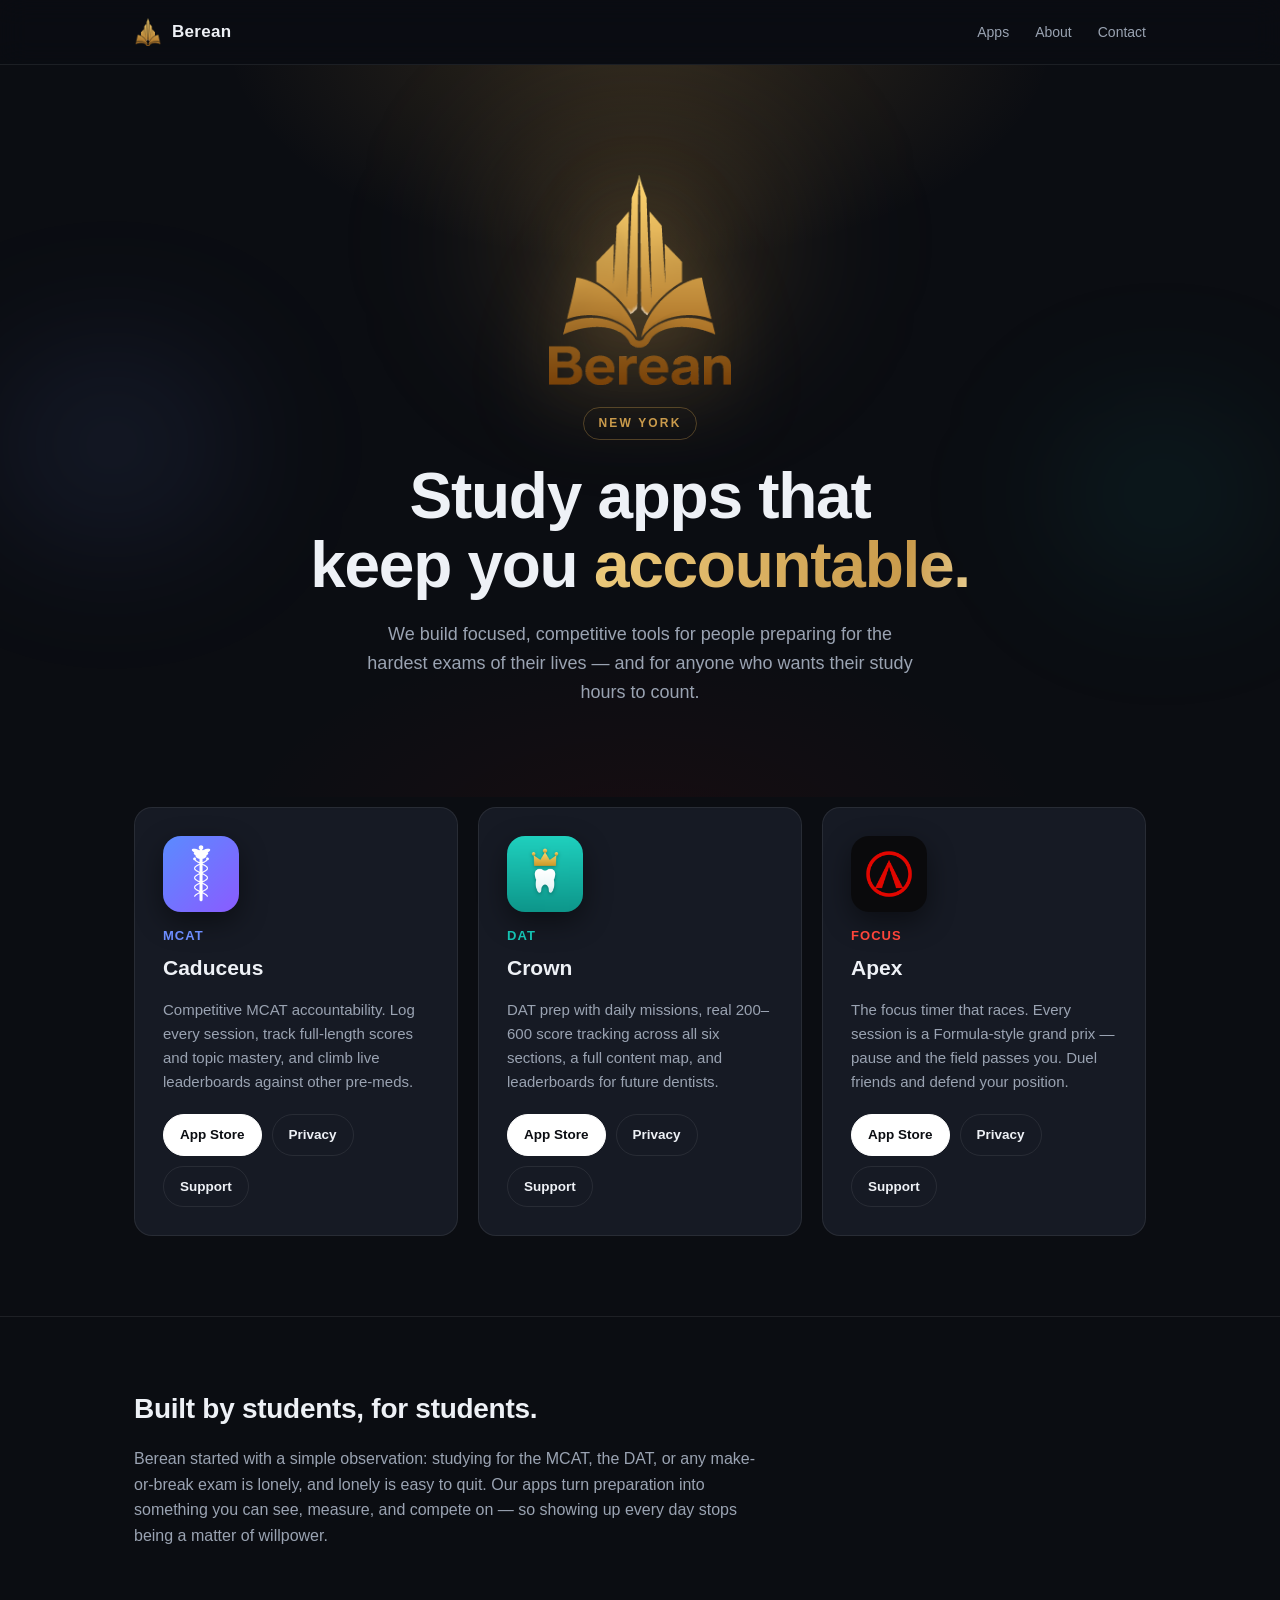
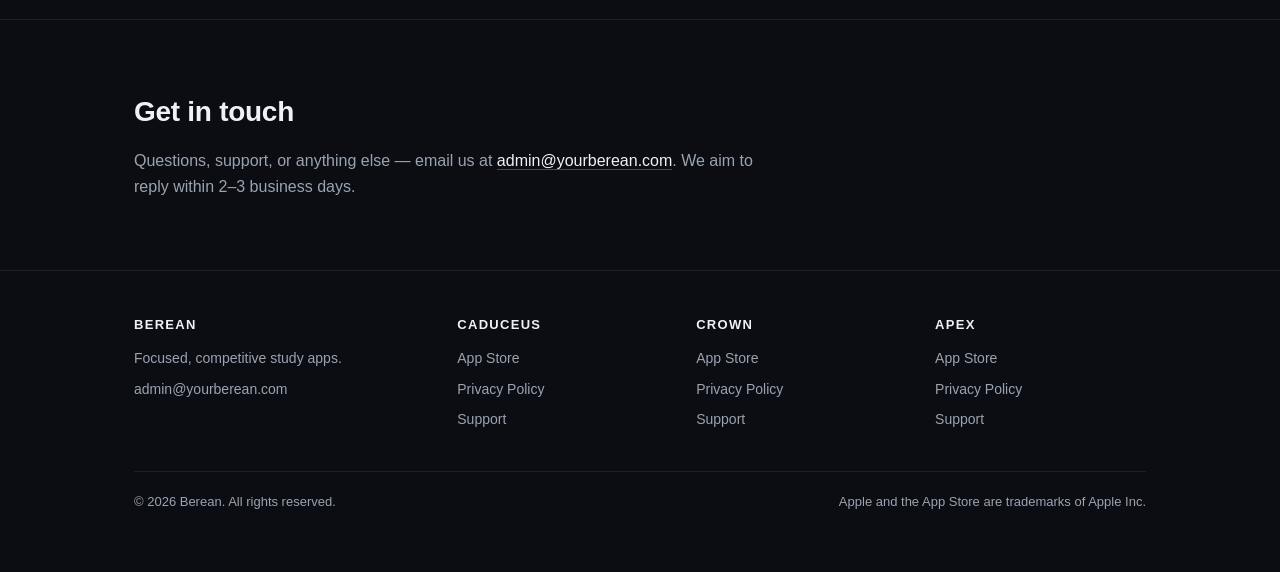
<file: index.html>
<!doctype html>
<html lang="en">
<head>
<meta charset="utf-8">
<meta name="viewport" content="width=device-width, initial-scale=1">
<title>Berean — Study apps that keep you accountable</title>
<meta name="description" content="Berean builds focused, competitive study apps for high-stakes exams: Caduceus (MCAT), Crown (DAT), and Apex, the focus timer that races.">
<link rel="icon" href="assets/favicon.png" type="image/png">
<link rel="canonical" href="https://yourberean.com/">
<meta property="og:title" content="Berean — Study apps that keep you accountable">
<meta property="og:description" content="Caduceus (MCAT), Crown (DAT), and Apex — focused, competitive study apps by Berean.">
<meta property="og:url" content="https://yourberean.com/">
<meta property="og:type" content="website">
<link rel="stylesheet" href="site.css">
</head>
<body>

<nav class="nav">
  <div class="wrap">
    <a class="brand" href="/">
      <img src="assets/logo-mark.png" alt="" width="28" height="28">
      Berean
    </a>
    <div class="nav-links">
      <a href="#apps">Apps</a>
      <a href="#about">About</a>
      <a href="#contact">Contact</a>
    </div>
  </div>
</nav>

<header class="hero">
  <div class="glow"></div>
  <div class="aurora"><i class="au-gold"></i><i class="au-blue"></i><i class="au-teal"></i></div>
  <div class="wrap">
    <img class="hero-logo" src="assets/berean-logo.png" alt="Berean logo" width="182" height="210">
    <span class="kicker">New York</span>
    <h1 class="hero-title">Study apps that<br> keep you <span class="grad-gold">accountable.</span></h1>
    <p class="hero-sub">We build focused, competitive tools for people preparing for the hardest exams of their lives — and for anyone who wants their study hours to count.</p>
  </div>
</header>

<main>
  <section class="apps" id="apps">
    <div class="wrap">
      <div class="apps-grid">

        <article class="app-card c-caduceus reveal">
          <img class="app-icon" src="assets/caduceus.png" alt="Caduceus app icon" width="76" height="76">
          <div>
            <div class="app-tag">MCAT</div>
            <h2 class="app-name">Caduceus</h2>
          </div>
          <p class="app-desc">Competitive MCAT accountability. Log every session, track full-length scores and topic mastery, and climb live leaderboards against other pre-meds.</p>
          <div class="app-links">
            <a class="btn primary" href="https://apps.apple.com/app/id6780739539">App&nbsp;Store</a>
            <a class="btn" href="caduceus/privacy.html">Privacy</a>
            <a class="btn" href="caduceus/support.html">Support</a>
          </div>
        </article>

        <article class="app-card c-crown reveal">
          <img class="app-icon" src="assets/crown.png" alt="Crown app icon" width="76" height="76">
          <div>
            <div class="app-tag">DAT</div>
            <h2 class="app-name">Crown</h2>
          </div>
          <p class="app-desc">DAT prep with daily missions, real 200–600 score tracking across all six sections, a full content map, and leaderboards for future dentists.</p>
          <div class="app-links">
            <a class="btn primary" href="https://apps.apple.com/app/id6783618704">App&nbsp;Store</a>
            <a class="btn" href="crown/privacy.html">Privacy</a>
            <a class="btn" href="crown/support.html">Support</a>
          </div>
        </article>

        <article class="app-card c-apex reveal">
          <img class="app-icon" src="assets/apex.png" alt="Apex app icon" width="76" height="76">
          <div>
            <div class="app-tag">Focus</div>
            <h2 class="app-name">Apex</h2>
          </div>
          <p class="app-desc">The focus timer that races. Every session is a Formula-style grand prix — pause and the field passes you. Duel friends and defend your position.</p>
          <div class="app-links">
            <a class="btn primary" href="https://apps.apple.com/app/id6784372545">App&nbsp;Store</a>
            <a class="btn" href="apex/privacy.html">Privacy</a>
            <a class="btn" href="apex/support.html">Support</a>
          </div>
        </article>

      </div>
    </div>
  </section>

  <section class="section" id="about">
    <div class="wrap reveal">
      <h2>Built by students, for students.</h2>
      <p>Berean started with a simple observation: studying for the MCAT, the DAT, or any make-or-break exam is lonely, and lonely is easy to quit. Our apps turn preparation into something you can see, measure, and compete on — so showing up every day stops being a matter of willpower.</p>
    </div>
  </section>

  <section class="section" id="contact">
    <div class="wrap reveal">
      <h2>Get in touch</h2>
      <p>Questions, support, or anything else — email us at <a class="inline" href="mailto:admin@yourberean.com">admin@yourberean.com</a>. We aim to reply within 2–3 business days.</p>
    </div>
  </section>
</main>

<footer>
  <div class="wrap">
    <div class="foot-grid">
      <div>
        <h3>Berean</h3>
        <ul>
          <li>Focused, competitive study apps.</li>
          <li><a href="mailto:admin@yourberean.com">admin@yourberean.com</a></li>
        </ul>
      </div>
      <div>
        <h3>Caduceus</h3>
        <ul>
          <li><a href="https://apps.apple.com/app/id6780739539">App Store</a></li>
          <li><a href="caduceus/privacy.html">Privacy Policy</a></li>
          <li><a href="caduceus/support.html">Support</a></li>
        </ul>
      </div>
      <div>
        <h3>Crown</h3>
        <ul>
          <li><a href="https://apps.apple.com/app/id6783618704">App Store</a></li>
          <li><a href="crown/privacy.html">Privacy Policy</a></li>
          <li><a href="crown/support.html">Support</a></li>
        </ul>
      </div>
      <div>
        <h3>Apex</h3>
        <ul>
          <li><a href="https://apps.apple.com/app/id6784372545">App Store</a></li>
          <li><a href="apex/privacy.html">Privacy Policy</a></li>
          <li><a href="apex/support.html">Support</a></li>
        </ul>
      </div>
    </div>
    <div class="foot-bottom">
      <span>© 2026 Berean. All rights reserved.</span>
      <span>Apple and the App Store are trademarks of Apple Inc.</span>
    </div>
  </div>
</footer>

<script>
(function(){
  var els=Array.prototype.slice.call(document.querySelectorAll('.reveal'));
  if(!els.length||!('IntersectionObserver' in window))return;
  // probe: only enable hide-then-reveal once we see IO actually deliver callbacks
  var probe=new IntersectionObserver(function(){probe.disconnect();enable()});
  probe.observe(document.body);
  function enable(){
    document.documentElement.classList.add('js-anim');
    requestAnimationFrame(function(){
      var io=new IntersectionObserver(function(es){es.forEach(function(e){
        if(e.isIntersecting){e.target.classList.add('in');io.unobserve(e.target)}
      })},{threshold:.15,rootMargin:'0px 0px -40px 0px'});
      els.forEach(function(el){io.observe(el)});
    });
  }
})();
</script>

</body>
</html>
</file>
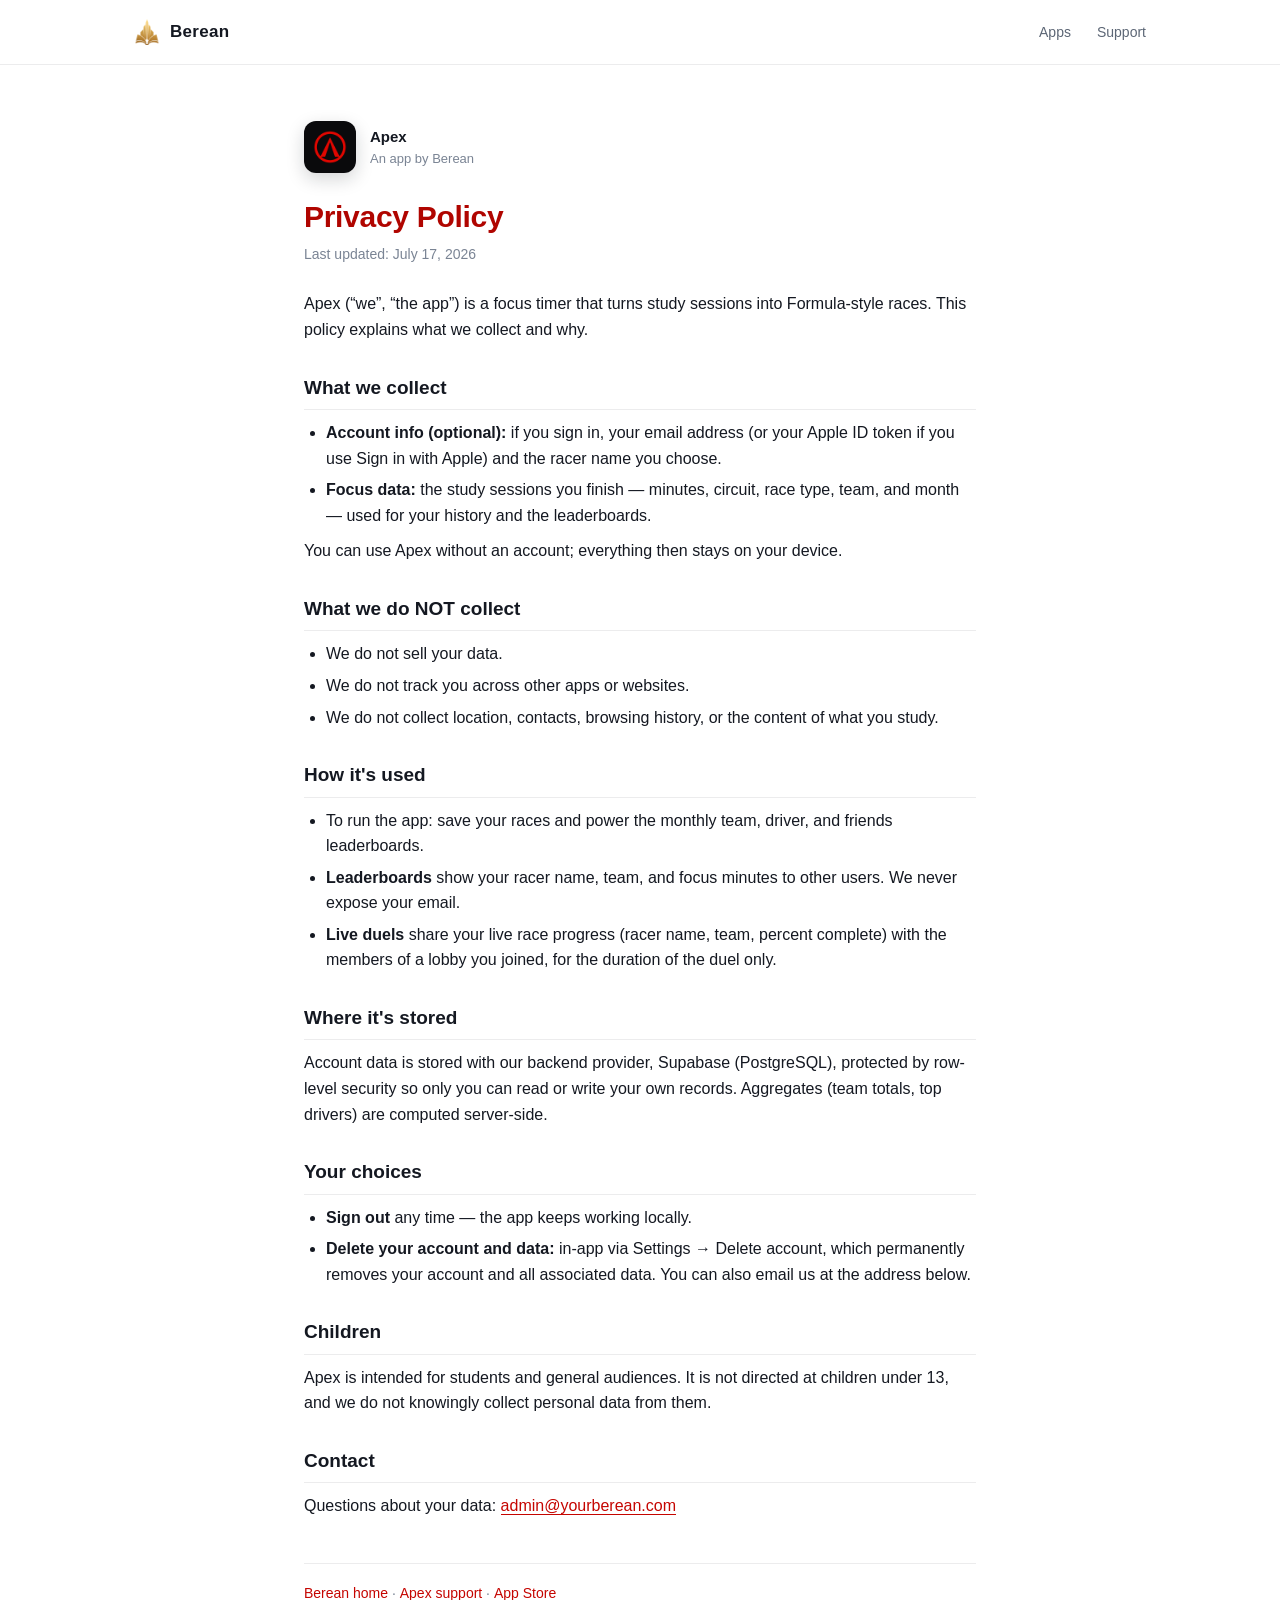
<file: apex/privacy.html>
<!doctype html>
<html lang="en">
<head>
<meta charset="utf-8">
<meta name="viewport" content="width=device-width, initial-scale=1">
<title>Privacy Policy — Apex | Berean</title>
<meta name="description" content="Privacy policy for Apex, the focus timer that races, by Berean.">
<link rel="icon" href="../assets/favicon.png" type="image/png">
<link rel="stylesheet" href="../site.css">
</head>
<body class="legal accent-apex">

<nav class="nav">
  <div class="wrap">
    <a class="brand" href="../"><img src="../assets/logo-mark.png" alt="" width="26" height="26"> Berean</a>
    <div class="nav-links">
      <a href="../#apps">Apps</a>
      <a href="support.html">Support</a>
    </div>
  </div>
</nav>

<main class="legal-wrap">
  <div class="legal-app">
    <img src="../assets/apex.png" alt="Apex app icon">
    <div>
      <div class="name">Apex</div>
      <div class="by">An app by Berean</div>
    </div>
  </div>

  <h1>Privacy Policy</h1>
  <p class="updated">Last updated: July 17, 2026</p>

  <p>Apex (“we”, “the app”) is a focus timer that turns study sessions into Formula-style races. This policy explains what we collect and why.</p>

  <h2>What we collect</h2>
  <ul>
    <li><strong>Account info (optional):</strong> if you sign in, your email address (or your Apple ID token if you use Sign in with Apple) and the racer name you choose.</li>
    <li><strong>Focus data:</strong> the study sessions you finish — minutes, circuit, race type, team, and month — used for your history and the leaderboards.</li>
  </ul>
  <p>You can use Apex without an account; everything then stays on your device.</p>

  <h2>What we do NOT collect</h2>
  <ul>
    <li>We do not sell your data.</li>
    <li>We do not track you across other apps or websites.</li>
    <li>We do not collect location, contacts, browsing history, or the content of what you study.</li>
  </ul>

  <h2>How it's used</h2>
  <ul>
    <li>To run the app: save your races and power the monthly team, driver, and friends leaderboards.</li>
    <li><strong>Leaderboards</strong> show your racer name, team, and focus minutes to other users. We never expose your email.</li>
    <li><strong>Live duels</strong> share your live race progress (racer name, team, percent complete) with the members of a lobby you joined, for the duration of the duel only.</li>
  </ul>

  <h2>Where it's stored</h2>
  <p>Account data is stored with our backend provider, Supabase (PostgreSQL), protected by row-level security so only you can read or write your own records. Aggregates (team totals, top drivers) are computed server-side.</p>

  <h2>Your choices</h2>
  <ul>
    <li><strong>Sign out</strong> any time — the app keeps working locally.</li>
    <li><strong>Delete your account and data:</strong> in-app via Settings → Delete account, which permanently removes your account and all associated data. You can also email us at the address below.</li>
  </ul>

  <h2>Children</h2>
  <p>Apex is intended for students and general audiences. It is not directed at children under 13, and we do not knowingly collect personal data from them.</p>

  <h2>Contact</h2>
  <p>Questions about your data: <a href="mailto:admin@yourberean.com">admin@yourberean.com</a></p>

  <p class="backline"><a href="../">Berean home</a> · <a href="support.html">Apex support</a> · <a href="https://apps.apple.com/app/id6784372545">App Store</a></p>
</main>

</body>
</html>
</file>
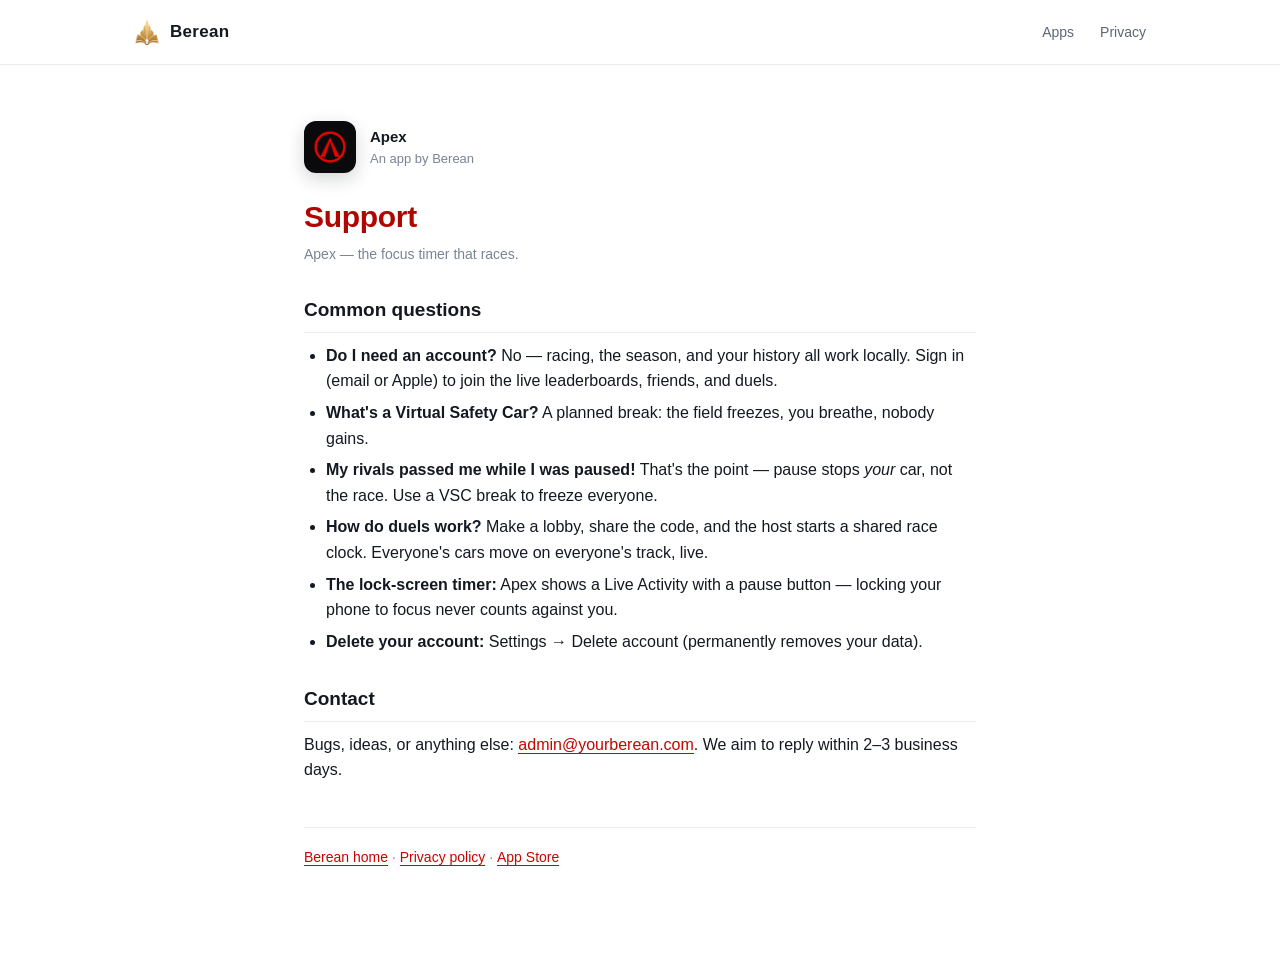
<file: apex/support.html>
<!doctype html>
<html lang="en">
<head>
<meta charset="utf-8">
<meta name="viewport" content="width=device-width, initial-scale=1">
<title>Support — Apex | Berean</title>
<meta name="description" content="Support for Apex, the focus timer that races, by Berean.">
<link rel="icon" href="../assets/favicon.png" type="image/png">
<link rel="stylesheet" href="../site.css">
</head>
<body class="legal accent-apex">

<nav class="nav">
  <div class="wrap">
    <a class="brand" href="../"><img src="../assets/logo-mark.png" alt="" width="26" height="26"> Berean</a>
    <div class="nav-links">
      <a href="../#apps">Apps</a>
      <a href="privacy.html">Privacy</a>
    </div>
  </div>
</nav>

<main class="legal-wrap">
  <div class="legal-app">
    <img src="../assets/apex.png" alt="Apex app icon">
    <div>
      <div class="name">Apex</div>
      <div class="by">An app by Berean</div>
    </div>
  </div>

  <h1>Support</h1>
  <p class="updated">Apex — the focus timer that races.</p>

  <h2>Common questions</h2>
  <ul>
    <li><strong>Do I need an account?</strong> No — racing, the season, and your history all work locally. Sign in (email or Apple) to join the live leaderboards, friends, and duels.</li>
    <li><strong>What's a Virtual Safety Car?</strong> A planned break: the field freezes, you breathe, nobody gains.</li>
    <li><strong>My rivals passed me while I was paused!</strong> That's the point — pause stops <em>your</em> car, not the race. Use a VSC break to freeze everyone.</li>
    <li><strong>How do duels work?</strong> Make a lobby, share the code, and the host starts a shared race clock. Everyone's cars move on everyone's track, live.</li>
    <li><strong>The lock-screen timer:</strong> Apex shows a Live Activity with a pause button — locking your phone to focus never counts against you.</li>
    <li><strong>Delete your account:</strong> Settings → Delete account (permanently removes your data).</li>
  </ul>

  <h2>Contact</h2>
  <p>Bugs, ideas, or anything else: <a href="mailto:admin@yourberean.com">admin@yourberean.com</a>. We aim to reply within 2–3 business days.</p>

  <p class="backline"><a href="../">Berean home</a> · <a href="privacy.html">Privacy policy</a> · <a href="https://apps.apple.com/app/id6784372545">App Store</a></p>
</main>

</body>
</html>
</file>
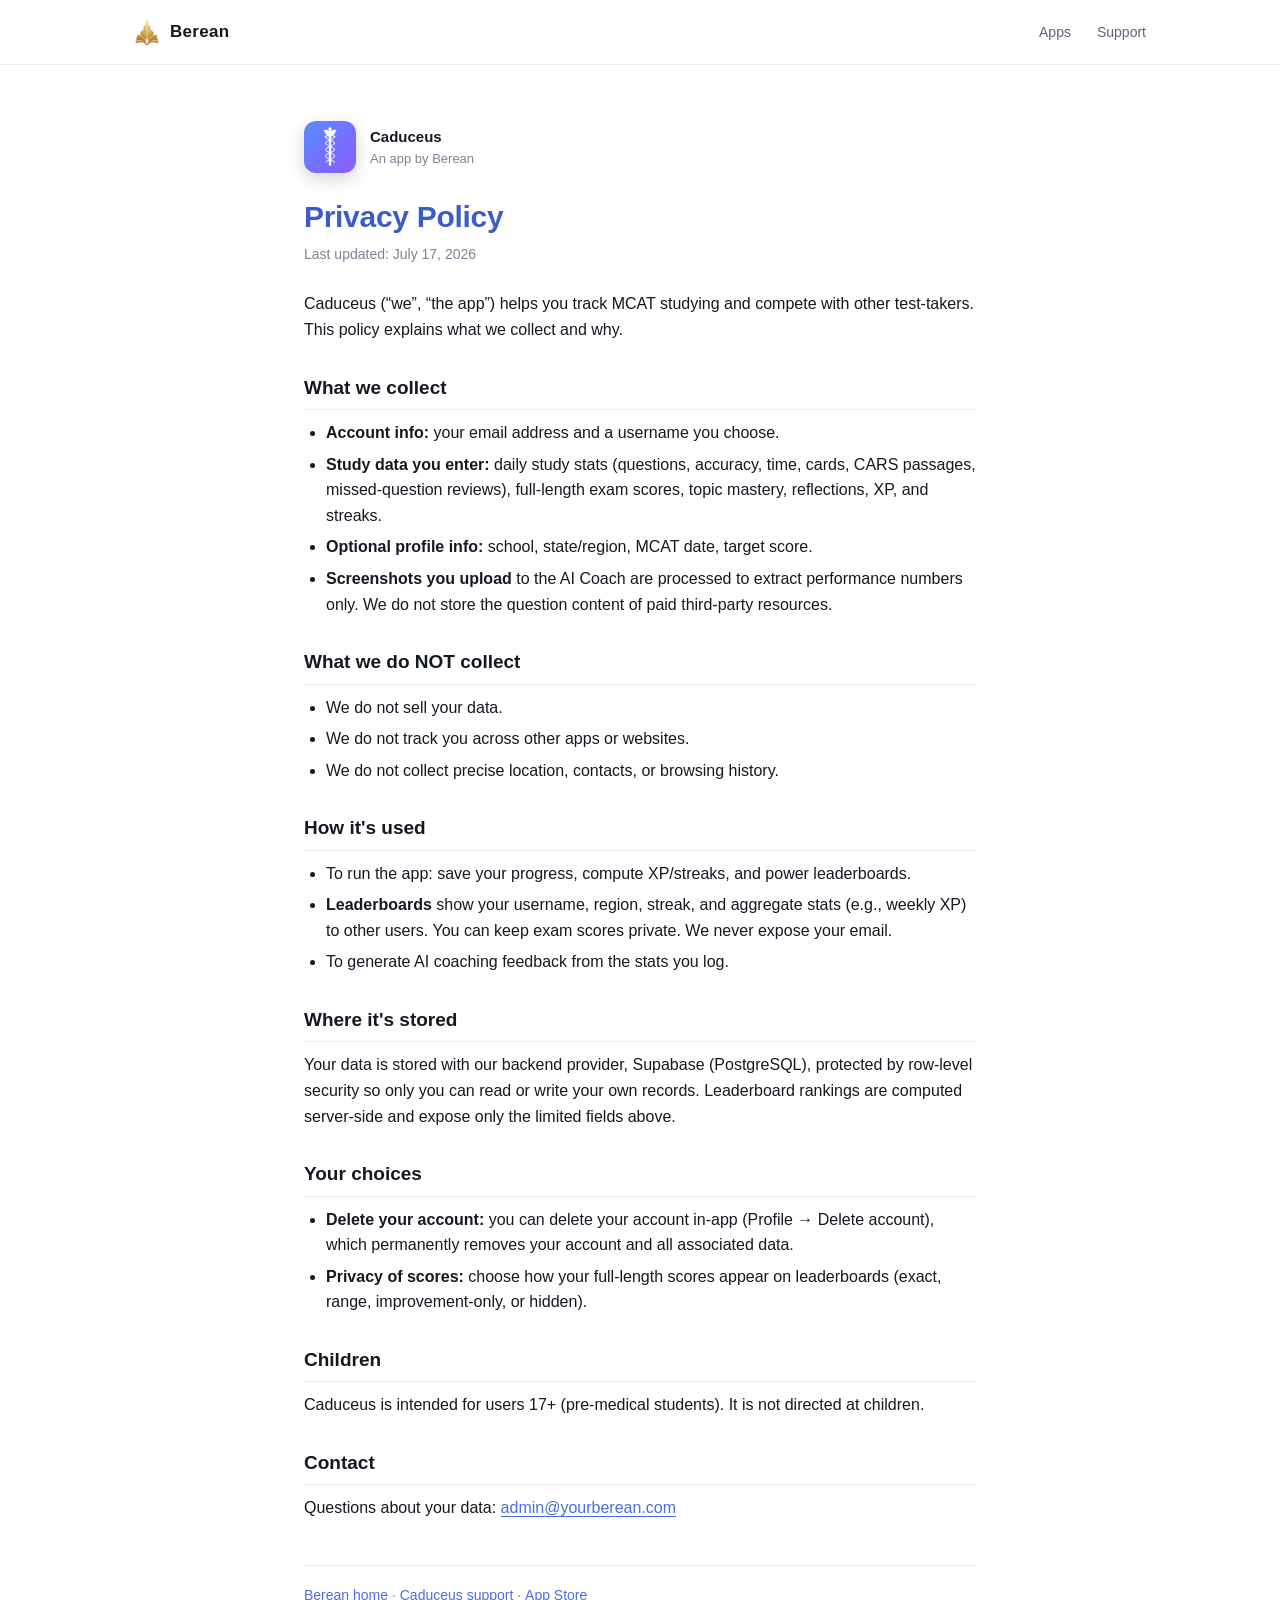
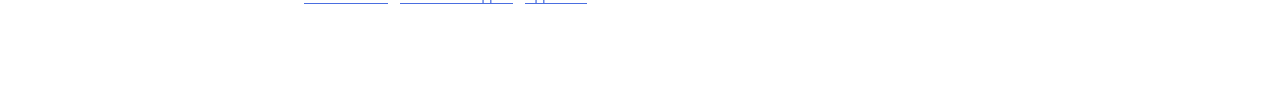
<file: caduceus/privacy.html>
<!doctype html>
<html lang="en">
<head>
<meta charset="utf-8">
<meta name="viewport" content="width=device-width, initial-scale=1">
<title>Privacy Policy — Caduceus | Berean</title>
<meta name="description" content="Privacy policy for Caduceus, the competitive MCAT study app by Berean.">
<link rel="icon" href="../assets/favicon.png" type="image/png">
<link rel="stylesheet" href="../site.css">
</head>
<body class="legal accent-caduceus">

<nav class="nav">
  <div class="wrap">
    <a class="brand" href="../"><img src="../assets/logo-mark.png" alt="" width="26" height="26"> Berean</a>
    <div class="nav-links">
      <a href="../#apps">Apps</a>
      <a href="support.html">Support</a>
    </div>
  </div>
</nav>

<main class="legal-wrap">
  <div class="legal-app">
    <img src="../assets/caduceus.png" alt="Caduceus app icon">
    <div>
      <div class="name">Caduceus</div>
      <div class="by">An app by Berean</div>
    </div>
  </div>

  <h1>Privacy Policy</h1>
  <p class="updated">Last updated: July 17, 2026</p>

  <p>Caduceus (“we”, “the app”) helps you track MCAT studying and compete with other test-takers. This policy explains what we collect and why.</p>

  <h2>What we collect</h2>
  <ul>
    <li><strong>Account info:</strong> your email address and a username you choose.</li>
    <li><strong>Study data you enter:</strong> daily study stats (questions, accuracy, time, cards, CARS passages, missed-question reviews), full-length exam scores, topic mastery, reflections, XP, and streaks.</li>
    <li><strong>Optional profile info:</strong> school, state/region, MCAT date, target score.</li>
    <li><strong>Screenshots you upload</strong> to the AI Coach are processed to extract performance numbers only. We do not store the question content of paid third-party resources.</li>
  </ul>

  <h2>What we do NOT collect</h2>
  <ul>
    <li>We do not sell your data.</li>
    <li>We do not track you across other apps or websites.</li>
    <li>We do not collect precise location, contacts, or browsing history.</li>
  </ul>

  <h2>How it's used</h2>
  <ul>
    <li>To run the app: save your progress, compute XP/streaks, and power leaderboards.</li>
    <li><strong>Leaderboards</strong> show your username, region, streak, and aggregate stats (e.g., weekly XP) to other users. You can keep exam scores private. We never expose your email.</li>
    <li>To generate AI coaching feedback from the stats you log.</li>
  </ul>

  <h2>Where it's stored</h2>
  <p>Your data is stored with our backend provider, Supabase (PostgreSQL), protected by row-level security so only you can read or write your own records. Leaderboard rankings are computed server-side and expose only the limited fields above.</p>

  <h2>Your choices</h2>
  <ul>
    <li><strong>Delete your account:</strong> you can delete your account in-app (Profile → Delete account), which permanently removes your account and all associated data.</li>
    <li><strong>Privacy of scores:</strong> choose how your full-length scores appear on leaderboards (exact, range, improvement-only, or hidden).</li>
  </ul>

  <h2>Children</h2>
  <p>Caduceus is intended for users 17+ (pre-medical students). It is not directed at children.</p>

  <h2>Contact</h2>
  <p>Questions about your data: <a href="mailto:admin@yourberean.com">admin@yourberean.com</a></p>

  <p class="backline"><a href="../">Berean home</a> · <a href="support.html">Caduceus support</a> · <a href="https://apps.apple.com/app/id6780739539">App Store</a></p>
</main>

</body>
</html>
</file>
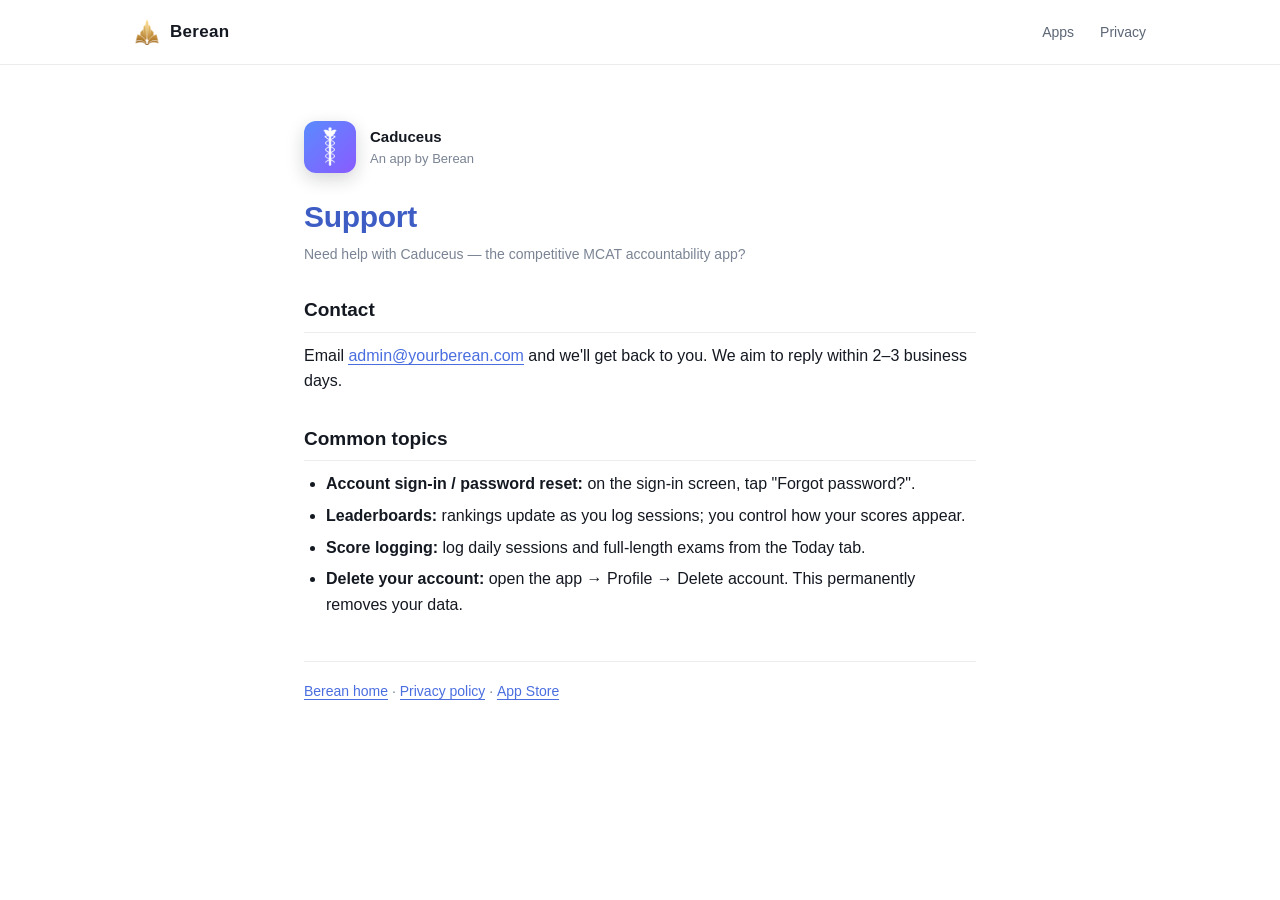
<file: caduceus/support.html>
<!doctype html>
<html lang="en">
<head>
<meta charset="utf-8">
<meta name="viewport" content="width=device-width, initial-scale=1">
<title>Support — Caduceus | Berean</title>
<meta name="description" content="Support for Caduceus, the competitive MCAT study app by Berean.">
<link rel="icon" href="../assets/favicon.png" type="image/png">
<link rel="stylesheet" href="../site.css">
</head>
<body class="legal accent-caduceus">

<nav class="nav">
  <div class="wrap">
    <a class="brand" href="../"><img src="../assets/logo-mark.png" alt="" width="26" height="26"> Berean</a>
    <div class="nav-links">
      <a href="../#apps">Apps</a>
      <a href="privacy.html">Privacy</a>
    </div>
  </div>
</nav>

<main class="legal-wrap">
  <div class="legal-app">
    <img src="../assets/caduceus.png" alt="Caduceus app icon">
    <div>
      <div class="name">Caduceus</div>
      <div class="by">An app by Berean</div>
    </div>
  </div>

  <h1>Support</h1>
  <p class="updated">Need help with Caduceus — the competitive MCAT accountability app?</p>

  <h2>Contact</h2>
  <p>Email <a href="mailto:admin@yourberean.com">admin@yourberean.com</a> and we'll get back to you. We aim to reply within 2–3 business days.</p>

  <h2>Common topics</h2>
  <ul>
    <li><strong>Account sign-in / password reset:</strong> on the sign-in screen, tap "Forgot password?".</li>
    <li><strong>Leaderboards:</strong> rankings update as you log sessions; you control how your scores appear.</li>
    <li><strong>Score logging:</strong> log daily sessions and full-length exams from the Today tab.</li>
    <li><strong>Delete your account:</strong> open the app → Profile → Delete account. This permanently removes your data.</li>
  </ul>

  <p class="backline"><a href="../">Berean home</a> · <a href="privacy.html">Privacy policy</a> · <a href="https://apps.apple.com/app/id6780739539">App Store</a></p>
</main>

</body>
</html>
</file>
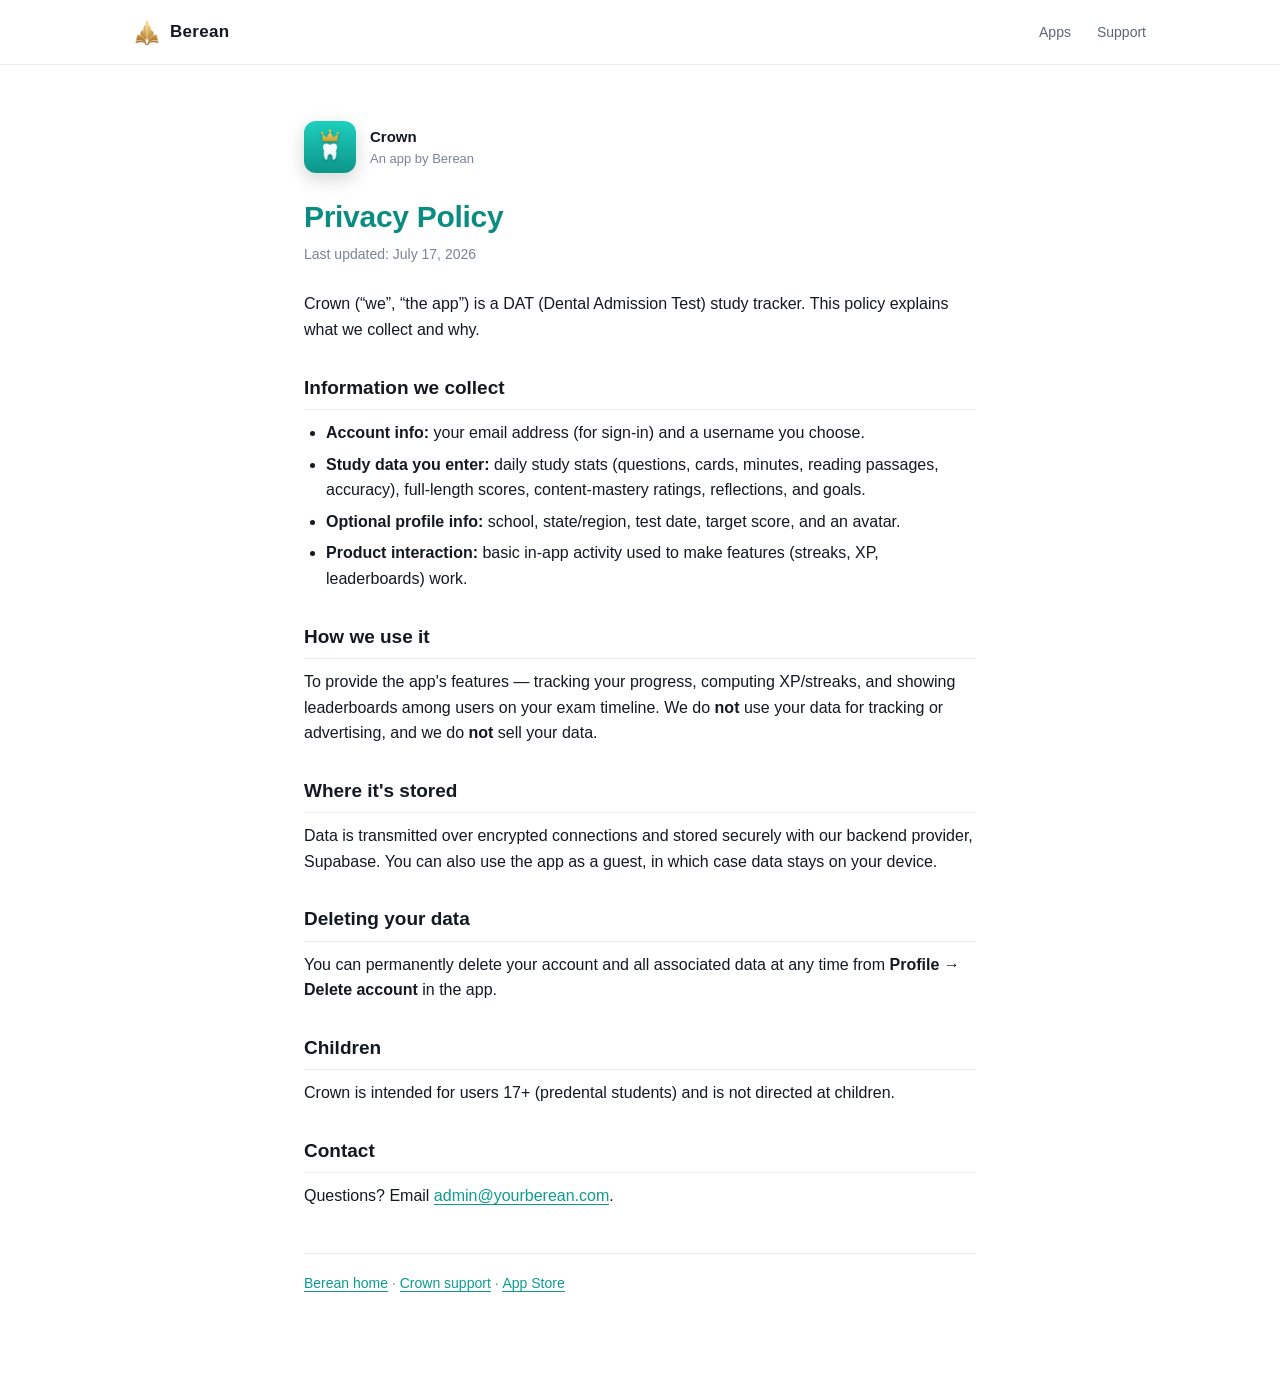
<file: crown/privacy.html>
<!doctype html>
<html lang="en">
<head>
<meta charset="utf-8">
<meta name="viewport" content="width=device-width, initial-scale=1">
<title>Privacy Policy — Crown | Berean</title>
<meta name="description" content="Privacy policy for Crown, the DAT study app by Berean.">
<link rel="icon" href="../assets/favicon.png" type="image/png">
<link rel="stylesheet" href="../site.css">
</head>
<body class="legal accent-crown">

<nav class="nav">
  <div class="wrap">
    <a class="brand" href="../"><img src="../assets/logo-mark.png" alt="" width="26" height="26"> Berean</a>
    <div class="nav-links">
      <a href="../#apps">Apps</a>
      <a href="support.html">Support</a>
    </div>
  </div>
</nav>

<main class="legal-wrap">
  <div class="legal-app">
    <img src="../assets/crown.png" alt="Crown app icon">
    <div>
      <div class="name">Crown</div>
      <div class="by">An app by Berean</div>
    </div>
  </div>

  <h1>Privacy Policy</h1>
  <p class="updated">Last updated: July 17, 2026</p>

  <p>Crown (“we”, “the app”) is a DAT (Dental Admission Test) study tracker. This policy explains what we collect and why.</p>

  <h2>Information we collect</h2>
  <ul>
    <li><strong>Account info:</strong> your email address (for sign-in) and a username you choose.</li>
    <li><strong>Study data you enter:</strong> daily study stats (questions, cards, minutes, reading passages, accuracy), full-length scores, content-mastery ratings, reflections, and goals.</li>
    <li><strong>Optional profile info:</strong> school, state/region, test date, target score, and an avatar.</li>
    <li><strong>Product interaction:</strong> basic in-app activity used to make features (streaks, XP, leaderboards) work.</li>
  </ul>

  <h2>How we use it</h2>
  <p>To provide the app's features — tracking your progress, computing XP/streaks, and showing leaderboards among users on your exam timeline. We do <strong>not</strong> use your data for tracking or advertising, and we do <strong>not</strong> sell your data.</p>

  <h2>Where it's stored</h2>
  <p>Data is transmitted over encrypted connections and stored securely with our backend provider, Supabase. You can also use the app as a guest, in which case data stays on your device.</p>

  <h2>Deleting your data</h2>
  <p>You can permanently delete your account and all associated data at any time from <strong>Profile → Delete account</strong> in the app.</p>

  <h2>Children</h2>
  <p>Crown is intended for users 17+ (predental students) and is not directed at children.</p>

  <h2>Contact</h2>
  <p>Questions? Email <a href="mailto:admin@yourberean.com">admin@yourberean.com</a>.</p>

  <p class="backline"><a href="../">Berean home</a> · <a href="support.html">Crown support</a> · <a href="https://apps.apple.com/app/id6783618704">App Store</a></p>
</main>

</body>
</html>
</file>
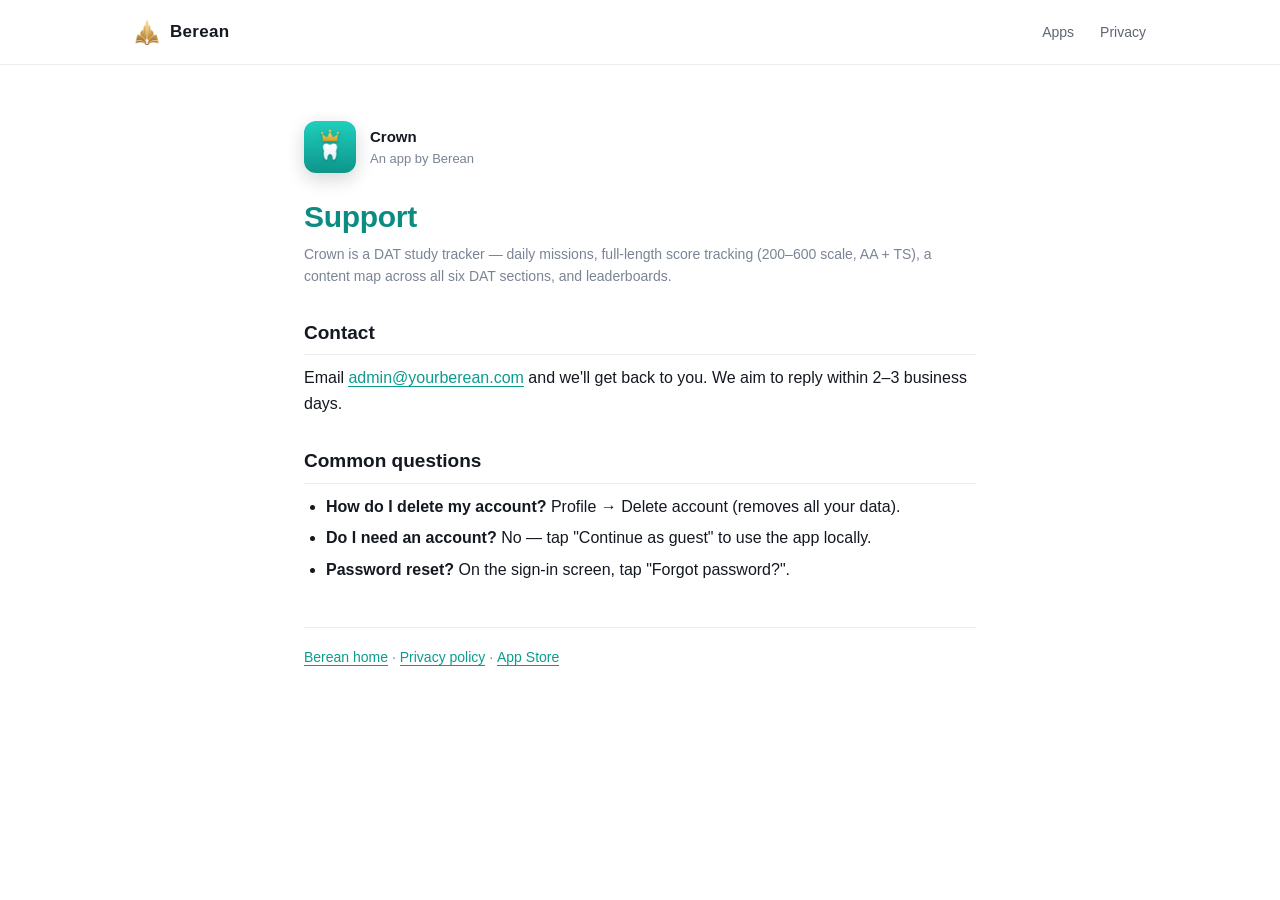
<file: crown/support.html>
<!doctype html>
<html lang="en">
<head>
<meta charset="utf-8">
<meta name="viewport" content="width=device-width, initial-scale=1">
<title>Support — Crown | Berean</title>
<meta name="description" content="Support for Crown, the DAT study app by Berean.">
<link rel="icon" href="../assets/favicon.png" type="image/png">
<link rel="stylesheet" href="../site.css">
</head>
<body class="legal accent-crown">

<nav class="nav">
  <div class="wrap">
    <a class="brand" href="../"><img src="../assets/logo-mark.png" alt="" width="26" height="26"> Berean</a>
    <div class="nav-links">
      <a href="../#apps">Apps</a>
      <a href="privacy.html">Privacy</a>
    </div>
  </div>
</nav>

<main class="legal-wrap">
  <div class="legal-app">
    <img src="../assets/crown.png" alt="Crown app icon">
    <div>
      <div class="name">Crown</div>
      <div class="by">An app by Berean</div>
    </div>
  </div>

  <h1>Support</h1>
  <p class="updated">Crown is a DAT study tracker — daily missions, full-length score tracking (200–600 scale, AA + TS), a content map across all six DAT sections, and leaderboards.</p>

  <h2>Contact</h2>
  <p>Email <a href="mailto:admin@yourberean.com">admin@yourberean.com</a> and we'll get back to you. We aim to reply within 2–3 business days.</p>

  <h2>Common questions</h2>
  <ul>
    <li><strong>How do I delete my account?</strong> Profile → Delete account (removes all your data).</li>
    <li><strong>Do I need an account?</strong> No — tap "Continue as guest" to use the app locally.</li>
    <li><strong>Password reset?</strong> On the sign-in screen, tap "Forgot password?".</li>
  </ul>

  <p class="backline"><a href="../">Berean home</a> · <a href="privacy.html">Privacy policy</a> · <a href="https://apps.apple.com/app/id6783618704">App Store</a></p>
</main>

</body>
</html>
</file>
<file: site.css>
/* Berean — shared styles */
:root{
  --bg:#0b0d12;--surface:#12151d;--card:#161a24;--line:rgba(255,255,255,.08);
  --text:#eef1f6;--muted:#9aa3b2;--gold:#c99a4b;--gold-light:#edcb7c;
  --caduceus:#6d8dff;--crown:#14c2b2;--apex:#e10600;
  --radius:18px;
}
*{box-sizing:border-box;margin:0;padding:0}
html{scroll-behavior:smooth}
body{
  font-family:-apple-system,BlinkMacSystemFont,"SF Pro Text","Segoe UI",Roboto,Helvetica,Arial,sans-serif;
  background:var(--bg);color:var(--text);line-height:1.6;
  -webkit-font-smoothing:antialiased;text-rendering:optimizeLegibility;
}
a{color:inherit;text-decoration:none}
img{max-width:100%;display:block}
.wrap{max-width:1060px;margin:0 auto;padding:0 24px}

/* ---------- nav ---------- */
.nav{position:sticky;top:0;z-index:10;backdrop-filter:blur(14px);-webkit-backdrop-filter:blur(14px);
  background:rgba(11,13,18,.72);border-bottom:1px solid var(--line)}
.nav .wrap{display:flex;align-items:center;justify-content:space-between;gap:16px;height:64px}
@media(max-width:420px){.nav-links{gap:14px;font-size:13px}}
.brand{display:flex;align-items:center;gap:10px;font-weight:700;font-size:17px;letter-spacing:.3px}
.brand svg,.brand img{display:block}
.nav-links{display:flex;gap:26px;font-size:14px;color:var(--muted)}
.nav-links a:hover{color:var(--text)}

/* ---------- hero ---------- */
.hero{position:relative;overflow:hidden;padding:110px 0 90px;text-align:center}
.hero .glow{position:absolute;inset:0;pointer-events:none;background:
  radial-gradient(640px 360px at 50% -5%,rgba(201,154,75,.20),transparent 65%),
  radial-gradient(640px 340px at 50% 108%,rgba(225,6,0,.06),transparent 65%)}
.aurora{position:absolute;inset:0;pointer-events:none;overflow:hidden}
.aurora i{position:absolute;border-radius:50%;filter:blur(70px);will-change:transform}
.aurora .au-gold{width:560px;height:440px;left:50%;top:-6%;margin-left:-280px;
  background:radial-gradient(closest-side,rgba(201,154,75,.30),transparent 70%);animation:auroraA 14s ease-in-out infinite}
.aurora .au-blue{width:480px;height:380px;left:-10%;top:26%;
  background:radial-gradient(closest-side,rgba(109,141,255,.16),transparent 70%);animation:auroraB 19s ease-in-out infinite}
.aurora .au-teal{width:440px;height:360px;right:-8%;top:34%;
  background:radial-gradient(closest-side,rgba(20,194,178,.13),transparent 70%);animation:auroraC 23s ease-in-out infinite}
@keyframes auroraA{0%,100%{transform:translate3d(0,0,0)}50%{transform:translate3d(0,46px,0)}}
@keyframes auroraB{0%,100%{transform:translate3d(0,0,0)}50%{transform:translate3d(76px,-32px,0)}}
@keyframes auroraC{0%,100%{transform:translate3d(0,0,0)}50%{transform:translate3d(-64px,34px,0)}}
.hero .wrap{position:relative}
.hero-logo{display:block;margin:0 auto 22px;width:182px;height:auto;
  filter:drop-shadow(0 14px 40px rgba(201,154,75,.35));
  animation:floaty 7s ease-in-out infinite}
@keyframes floaty{0%,100%{transform:translateY(0)}50%{transform:translateY(-9px)}}
.hero .wrap>*{opacity:0;animation:fadeUp .9s cubic-bezier(.2,.7,.2,1) forwards}
.hero .wrap>:nth-child(1){animation-delay:.05s}
.hero .wrap>:nth-child(2){animation-delay:.2s}
.hero .wrap>:nth-child(3){animation-delay:.32s}
.hero .wrap>:nth-child(4){animation-delay:.46s}
.hero-logo{animation:fadeUp .9s cubic-bezier(.2,.7,.2,1) .05s forwards,floaty 7s ease-in-out 1.1s infinite}
@keyframes fadeUp{from{opacity:0;transform:translateY(22px)}to{opacity:1;transform:translateY(0)}}
.kicker{display:inline-block;font-size:12px;font-weight:600;letter-spacing:.18em;text-transform:uppercase;
  color:var(--gold);border:1px solid rgba(201,154,75,.35);border-radius:999px;padding:6px 14px;margin-bottom:22px}
h1.hero-title{font-size:clamp(38px,6vw,64px);line-height:1.08;font-weight:800;letter-spacing:-.02em}
@media(max-width:640px){h1.hero-title br{display:none}}
.grad-gold{background:linear-gradient(100deg,#edcb7c 0%,#c99a4b 38%,#f6e3ad 50%,#c99a4b 62%,#edcb7c 100%);
  background-size:220% auto;-webkit-background-clip:text;background-clip:text;color:transparent;
  animation:shimmer 6.5s linear infinite}
@keyframes shimmer{to{background-position:-220% center}}
.hero-sub{max-width:560px;margin:20px auto 0;color:var(--muted);font-size:18px}

/* ---------- app cards ---------- */
.apps{padding:10px 0 80px}
.apps-grid{display:grid;grid-template-columns:repeat(3,1fr);gap:20px}
@media(max-width:840px){.apps-grid{grid-template-columns:1fr}}
.app-card{background:var(--card);border:1px solid var(--line);border-radius:var(--radius);
  padding:28px;display:flex;flex-direction:column;gap:14px;
  transition:transform .22s ease,border-color .22s ease,box-shadow .22s ease}
.app-card:hover{transform:translateY(-5px)}
.app-card.c-caduceus:hover{border-color:rgba(109,141,255,.45);box-shadow:0 22px 48px -20px rgba(109,141,255,.4)}
.app-card.c-crown:hover{border-color:rgba(20,194,178,.45);box-shadow:0 22px 48px -20px rgba(20,194,178,.4)}
.app-card.c-apex:hover{border-color:rgba(255,69,58,.45);box-shadow:0 22px 48px -20px rgba(225,6,0,.4)}
.app-icon{width:76px;height:76px;border-radius:18px;overflow:hidden;box-shadow:0 10px 28px rgba(0,0,0,.45);
  transition:transform .25s ease}
.app-card:hover .app-icon{transform:translateY(-4px) scale(1.05) rotate(-2deg)}
.app-name{font-size:21px;font-weight:700;margin-top:4px}
.app-tag{font-size:13px;font-weight:600;letter-spacing:.08em;text-transform:uppercase}
.app-card.c-caduceus .app-tag{color:var(--caduceus)}
.app-card.c-crown .app-tag{color:var(--crown)}
.app-card.c-apex .app-tag{color:#ff453a}
.app-desc{color:var(--muted);font-size:15px;flex:1}
.app-links{display:flex;flex-wrap:wrap;gap:10px;margin-top:6px}
.btn{display:inline-flex;align-items:center;gap:7px;font-size:13.5px;font-weight:600;
  padding:9px 16px;border-radius:999px;border:1px solid var(--line);color:var(--text);
  transition:background .15s,transform .15s}
.btn:hover{background:rgba(255,255,255,.06);transform:translateY(-1px)}
.btn.primary{background:#fff;color:#0b0d12;border-color:#fff}
.btn.primary:hover{background:#e8eaf0}

/* ---------- about / contact ---------- */
.section{padding:70px 0;border-top:1px solid var(--line)}
.section h2{font-size:28px;font-weight:800;letter-spacing:-.01em;margin-bottom:14px}
.section p{color:var(--muted);max-width:640px}
.section a.inline{color:var(--text);border-bottom:1px solid rgba(255,255,255,.25)}
.section a.inline:hover{border-color:#fff}

/* ---------- footer ---------- */
footer{border-top:1px solid var(--line);padding:44px 0 60px;font-size:14px;color:var(--muted)}
.foot-grid{display:grid;grid-template-columns:1.4fr 1fr 1fr 1fr;gap:28px}
@media(max-width:720px){.foot-grid{grid-template-columns:1fr 1fr}}
.foot-grid h3{font-size:13px;font-weight:700;letter-spacing:.1em;text-transform:uppercase;color:var(--text);margin-bottom:12px}
.foot-grid ul{list-style:none;display:flex;flex-direction:column;gap:8px}
.foot-grid a:hover{color:var(--text)}
.foot-bottom{margin-top:40px;padding-top:20px;border-top:1px solid var(--line);
  display:flex;justify-content:space-between;flex-wrap:wrap;gap:10px;font-size:13px}

/* ---------- scroll reveal (hiding only enabled once JS proves IO works) ---------- */
html.js-anim .reveal{opacity:0;transform:translateY(26px);
  transition:opacity .7s ease,transform .7s cubic-bezier(.2,.7,.2,1)}
html.js-anim .reveal.in{opacity:1;transform:translateY(0)}
html.js-anim .apps-grid>.reveal:nth-child(2){transition-delay:.12s}
html.js-anim .apps-grid>.reveal:nth-child(3){transition-delay:.24s}

@media(prefers-reduced-motion:reduce){
  *,*::before,*::after{animation:none!important;transition:none!important}
  .reveal,.hero .wrap>*{opacity:1!important;transform:none!important}
}

/* ================= legal pages ================= */
body.legal{background:#fff;color:#141821}
body.legal .nav{background:rgba(255,255,255,.82);border-bottom:1px solid rgba(20,24,33,.08)}
body.legal .brand{color:#141821}
body.legal .nav-links{color:#5c6675}
body.legal .nav-links a:hover{color:#141821}
.legal-wrap{max-width:720px;margin:0 auto;padding:56px 24px 80px}
.legal-app{display:flex;align-items:center;gap:14px;margin-bottom:26px}
.legal-app img{width:52px;height:52px;border-radius:12px;box-shadow:0 6px 18px rgba(15,20,30,.18)}
.legal-app .name{font-weight:700;font-size:15px}
.legal-app .by{font-size:13px;color:#7a8494}
.legal-wrap h1{font-size:30px;font-weight:800;letter-spacing:-.01em;line-height:1.2}
.legal-wrap .updated{color:#7a8494;font-size:14px;margin:8px 0 26px}
.legal-wrap h2{font-size:19px;font-weight:700;margin:30px 0 8px;padding-bottom:6px;border-bottom:1px solid rgba(20,24,33,.08)}
.legal-wrap p{margin:10px 0}
.legal-wrap ul{padding-left:22px;margin:10px 0;display:flex;flex-direction:column;gap:6px}
.legal-wrap a{border-bottom:1px solid currentColor;font-weight:500}
.legal-wrap .backline{margin-top:44px;padding-top:18px;border-top:1px solid rgba(20,24,33,.08);font-size:14px;color:#7a8494}
.legal-wrap .backline a{color:#141821}
body.legal.accent-caduceus .legal-wrap a{color:#4a6ee0}
body.legal.accent-crown .legal-wrap a{color:#0b9c8f}
body.legal.accent-apex .legal-wrap a{color:#c50500}
body.legal.accent-caduceus h1{color:#3d5dc4}
body.legal.accent-crown h1{color:#0b8c80}
body.legal.accent-apex h1{color:#b00500}
@media(prefers-color-scheme:dark){
  body.legal{background:#0e1015;color:#e8ebf1}
  body.legal .nav{background:rgba(14,16,21,.82);border-bottom:1px solid rgba(255,255,255,.08)}
  body.legal .brand{color:#e8ebf1}
  body.legal .nav-links{color:#9aa3b2}
  body.legal .nav-links a:hover{color:#e8ebf1}
  .legal-app .by{color:#8b93a3}
  .legal-wrap .updated{color:#8b93a3}
  .legal-wrap h2{border-bottom-color:rgba(255,255,255,.1)}
  .legal-wrap .backline{border-top-color:rgba(255,255,255,.1);color:#8b93a3}
  .legal-wrap .backline a{color:#e8ebf1}
  body.legal.accent-caduceus .legal-wrap a{color:#8aa5ff}
  body.legal.accent-crown .legal-wrap a{color:#2bd6c5}
  body.legal.accent-apex .legal-wrap a{color:#ff6b61}
  body.legal.accent-caduceus h1{color:#8aa5ff}
  body.legal.accent-crown h1{color:#2bd6c5}
  body.legal.accent-apex h1{color:#ff6b61}
}
</file>
